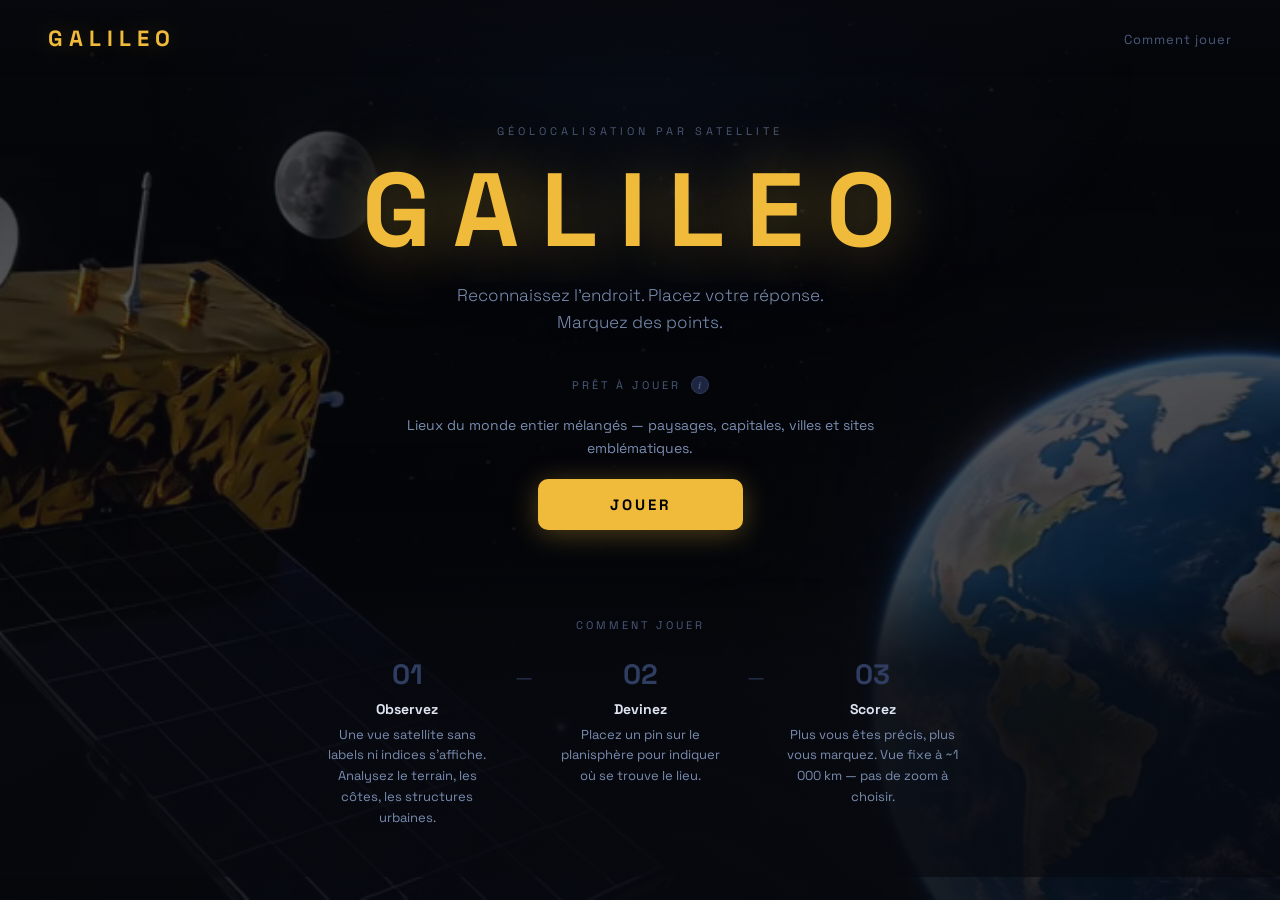
<file: index.html>
<!DOCTYPE html>
<html lang="fr">
<head>
  <meta charset="UTF-8" />
  <meta name="viewport" content="width=device-width, initial-scale=1.0" />
  <meta name="description" content="Galileo — Jeu de géolocalisation par satellite. Reconnaissez l'endroit, placez votre réponse, marquez des points." />
  <link rel="icon" type="image/png" href="FlaticonGalileo.png" />
  <title>Galileo — Géolocalisation par satellite</title>
  <link rel="stylesheet" href="css/style.css" />
  <link href="https://fonts.googleapis.com/css2?family=Space+Grotesk:wght@300;400;500;600;700&display=swap" rel="stylesheet" />
</head>
<body>

  <!-- Background video -->
  <video class="lp-bg-video" autoplay muted playsinline aria-hidden="true" id="bg-video">
    <source src="Video/bgvideo.webm" type="video/webm" />
    <source src="Video/bgvideo.mp4"  type="video/mp4"  />
  </video>

  <div class="lp-stars" aria-hidden="true"></div>
  <div class="lp-ambient" aria-hidden="true"></div>

  <div class="lp-wrap">

    <header class="lp-header">
      <div class="lp-logo">GALILEO</div>
      <nav class="lp-nav">
        <a href="#how-to-play">Comment jouer</a>
      </nav>
    </header>

    <main>

      <section class="lp-hero">
        <span class="lp-eyebrow">Géolocalisation par satellite</span>
        <h1 class="lp-title">GALILEO</h1>
        <p class="lp-tagline">
          Reconnaissez l'endroit. Placez votre réponse.<br>
          Marquez des points.
        </p>
      </section>

      <section class="lp-modes">
        <div style="display:flex; align-items:center; gap:10px;">
          <p class="lp-modes-label">Prêt à jouer</p>
          <span class="info-btn">i
            <span class="info-tooltip">
              Chaque partie = <strong>5 manches</strong>.<br>
              Vue satellite fixe à <strong>~1 000 km</strong>.<br>
              Max : <strong>1 000 pts</strong> par manche.
            </span>
          </span>
        </div>

        <p class="lp-modes-desc">
          Lieux du monde entier mélangés — paysages, capitales, villes et sites emblématiques.
        </p>

        <a class="btn-play" href="game.html">JOUER</a>
      </section>

      <section class="lp-how" id="how-to-play">
        <div class="how-inner">
          <p class="how-title">Comment jouer</p>
          <div class="how-steps">
            <div class="how-step">
              <div class="how-num">01</div>
              <div class="how-text">
                <strong>Observez</strong>
                Une vue satellite sans labels ni indices s'affiche. Analysez le terrain, les côtes, les structures urbaines.
              </div>
            </div>
            <div class="how-sep">—</div>
            <div class="how-step">
              <div class="how-num">02</div>
              <div class="how-text">
                <strong>Devinez</strong>
                Placez un pin sur le planisphère pour indiquer où se trouve le lieu.
              </div>
            </div>
            <div class="how-sep">—</div>
            <div class="how-step">
              <div class="how-num">03</div>
              <div class="how-text">
                <strong>Scorez</strong>
                Plus vous êtes précis, plus vous marquez. Vue fixe à ~1 000 km — pas de zoom à choisir.
              </div>
            </div>
          </div>
        </div>
      </section>

    </main>

  </div>

  <script>
    document.getElementById('bg-video').addEventListener('ended', function () {
      this.pause();
    });
  </script>

</body>
</html>
</file>
<file: css/style.css>
/* ═══════════════════════════════════════════════════
   VARIABLES & RESET
═══════════════════════════════════════════════════ */
:root {
  --bg:       #07090f;
  --surf:     #0d1120;
  --surf2:    #141929;
  --surf3:    #1d2540;
  --border:   #252f4a;
  --border2:  #2f3d60;
  --accent:   #f0bb3a;
  --accent-d: #c99620;
  --accent-l: #ffd35a;
  --blue:     #4a9eff;
  --green:    #3dd68c;
  --red:      #f47070;
  --text:     #dde3f0;
  --text2:    #7a8db0;
  --text3:    #4a5a7a;
}

*, *::before, *::after { box-sizing: border-box; margin: 0; padding: 0; }

html { scroll-behavior: smooth; }

body {
  font-family: 'Space Grotesk', sans-serif;
  background: var(--bg);
  color: var(--text);
  min-height: 100vh;
}

/* ═══════════════════════════════════════════════════
   LANDING PAGE — BACKGROUND VIDEO
═══════════════════════════════════════════════════ */
.lp-bg-video {
  position: fixed;
  inset: 0;
  width: 100%;
  height: 100%;
  object-fit: cover;
  z-index: 0;
  opacity: 0.55;
  filter: brightness(0.75) saturate(1.1);
}

/* ═══════════════════════════════════════════════════
   LANDING PAGE — STARS OVERLAY (subtilisé sur vidéo)
═══════════════════════════════════════════════════ */
.lp-stars {
  position: fixed;
  inset: 0;
  pointer-events: none;
  z-index: 1;
  overflow: hidden;
  opacity: 0.4;
}

.lp-stars::before,
.lp-stars::after {
  content: '';
  position: absolute;
  inset: 0;
  animation: starsDrift 60s linear infinite;
}

.lp-stars::before {
  background-image:
    radial-gradient(1px 1px at  8%  7%,  rgba(255,255,255,0.55) 0%, transparent 100%),
    radial-gradient(1px 1px at 18% 22%,  rgba(255,255,255,0.35) 0%, transparent 100%),
    radial-gradient(1px 1px at 32%  5%,  rgba(255,255,255,0.45) 0%, transparent 100%),
    radial-gradient(1px 1px at 45% 38%,  rgba(255,255,255,0.30) 0%, transparent 100%),
    radial-gradient(1px 1px at 58% 14%,  rgba(255,255,255,0.50) 0%, transparent 100%),
    radial-gradient(1px 1px at 70% 55%,  rgba(255,255,255,0.35) 0%, transparent 100%),
    radial-gradient(1px 1px at 82%  9%,  rgba(255,255,255,0.45) 0%, transparent 100%),
    radial-gradient(1px 1px at 92% 30%,  rgba(255,255,255,0.30) 0%, transparent 100%),
    radial-gradient(1px 1px at 12% 68%,  rgba(255,255,255,0.40) 0%, transparent 100%),
    radial-gradient(1px 1px at 25% 80%,  rgba(255,255,255,0.25) 0%, transparent 100%),
    radial-gradient(1px 1px at 38% 91%,  rgba(255,255,255,0.35) 0%, transparent 100%),
    radial-gradient(1px 1px at 55% 72%,  rgba(255,255,255,0.45) 0%, transparent 100%),
    radial-gradient(1px 1px at 75% 85%,  rgba(255,255,255,0.30) 0%, transparent 100%),
    radial-gradient(1px 1px at 88% 76%,  rgba(255,255,255,0.50) 0%, transparent 100%),
    radial-gradient(1.5px 1.5px at 50% 50%, rgba(255,255,255,0.60) 0%, transparent 100%);
}

.lp-stars::after {
  background-image:
    radial-gradient(1px 1px at  4% 45%,  rgba(255,255,255,0.30) 0%, transparent 100%),
    radial-gradient(1px 1px at 15% 35%,  rgba(255,255,255,0.20) 0%, transparent 100%),
    radial-gradient(1px 1px at 28% 60%,  rgba(255,255,255,0.35) 0%, transparent 100%),
    radial-gradient(1px 1px at 42% 18%,  rgba(255,255,255,0.25) 0%, transparent 100%),
    radial-gradient(1px 1px at 63% 42%,  rgba(255,255,255,0.30) 0%, transparent 100%),
    radial-gradient(1px 1px at 79% 23%,  rgba(255,255,255,0.20) 0%, transparent 100%),
    radial-gradient(1px 1px at 95% 58%,  rgba(255,255,255,0.35) 0%, transparent 100%),
    radial-gradient(1px 1px at  7% 88%,  rgba(255,255,255,0.25) 0%, transparent 100%),
    radial-gradient(1px 1px at 47% 95%,  rgba(255,255,255,0.30) 0%, transparent 100%),
    radial-gradient(1px 1px at 85% 92%,  rgba(255,255,255,0.20) 0%, transparent 100%);
  animation-duration: 90s;
  animation-direction: reverse;
}

@keyframes starsDrift {
  from { transform: translateY(0); }
  to   { transform: translateY(-40px); }
}

.lp-ambient {
  position: fixed;
  inset: 0;
  pointer-events: none;
  z-index: 1;
}

.lp-ambient::before {
  content: '';
  position: absolute;
  width: 80vw; height: 60vh;
  top: -20vh; left: 10vw;
  background: radial-gradient(ellipse at center,
    rgba(74,158,255,0.07) 0%, transparent 70%);
  animation: ambientPulse 8s ease-in-out infinite alternate;
}

.lp-ambient::after {
  content: '';
  position: absolute;
  width: 60vw; height: 50vh;
  bottom: -10vh; right: 0;
  background: radial-gradient(ellipse at center,
    rgba(240,187,58,0.05) 0%, transparent 70%);
  animation: ambientPulse 12s ease-in-out infinite alternate-reverse;
}

@keyframes ambientPulse {
  from { opacity: 0.6; transform: scale(1); }
  to   { opacity: 1;   transform: scale(1.15); }
}

/* ═══════════════════════════════════════════════════
   LANDING PAGE — LAYOUT
═══════════════════════════════════════════════════ */
.lp-wrap {
  position: relative;
  z-index: 2;
  min-height: 100vh;
  display: flex;
  flex-direction: column;
}

/* Dark gradient overlay — toujours entre la vidéo et le contenu */
.lp-wrap::before {
  content: '';
  position: fixed;
  inset: 0;
  z-index: -1;
  background:
    radial-gradient(ellipse 80% 60% at 50% 100%, rgba(7,9,15,0.80) 0%, transparent 70%),
    linear-gradient(to bottom, rgba(7,9,15,0.50) 0%, rgba(7,9,15,0.20) 40%, rgba(7,9,15,0.55) 100%);
  pointer-events: none;
}

/* ── Header ── */
.lp-header {
  display: flex;
  align-items: center;
  justify-content: space-between;
  padding: 24px 48px;
  flex-shrink: 0;
  background: linear-gradient(to bottom, rgba(7,9,15,0.70) 0%, transparent 100%);
}

.lp-logo {
  font-size: 22px;
  font-weight: 700;
  letter-spacing: 6px;
  color: var(--accent);
  text-shadow: 0 0 24px rgba(240,187,58,0.30);
}

.lp-nav a {
  font-size: 13px;
  color: var(--text3);
  text-decoration: none;
  letter-spacing: 1px;
  transition: color 0.2s;
}

.lp-nav a:hover { color: var(--text2); }

/* ── Hero ── */
.lp-hero {
  display: flex;
  flex-direction: column;
  align-items: center;
  text-align: center;
  padding: 48px 24px 40px;
  flex-shrink: 0;
}

.lp-eyebrow {
  font-size: 11px;
  text-transform: uppercase;
  letter-spacing: 4px;
  color: var(--text3);
  margin-bottom: 20px;
  text-shadow: 0 1px 8px rgba(0,0,0,0.8);
}

.lp-title {
  font-size: clamp(56px, 10vw, 104px);
  font-weight: 700;
  letter-spacing: clamp(10px, 2vw, 22px);
  color: var(--accent);
  line-height: 1;
  text-shadow:
    0 0 60px rgba(240,187,58,0.40),
    0 0 120px rgba(240,187,58,0.18);
  animation: titleBreath 5s ease-in-out infinite alternate;
}

@keyframes titleBreath {
  from { text-shadow: 0 0 60px rgba(240,187,58,0.40), 0 0 120px rgba(240,187,58,0.18); }
  to   { text-shadow: 0 0 80px rgba(240,187,58,0.60), 0 0 160px rgba(240,187,58,0.28); }
}

.lp-tagline {
  font-size: clamp(14px, 2vw, 17px);
  color: var(--text2);
  font-weight: 300;
  margin-top: 20px;
  line-height: 1.6;
  max-width: 480px;
  text-shadow: 0 1px 12px rgba(0,0,0,0.9);
}

/* ── Mode section ── */
.lp-modes {
  display: flex;
  flex-direction: column;
  align-items: center;
  gap: 20px;
  padding: 0 24px 48px;
}

.lp-modes-label {
  font-size: 11px;
  text-transform: uppercase;
  letter-spacing: 3px;
  color: var(--text3);
}

.lp-modes-desc {
  max-width: 480px;
  text-align: center;
  font-size: 14px;
  line-height: 1.6;
  color: var(--text2);
}

.modes-grid {
  display: grid;
  grid-template-columns: repeat(2, 1fr);
  gap: 12px;
  width: 100%;
  max-width: 680px;
}

.modes-grid--many {
  grid-template-columns: repeat(auto-fill, minmax(240px, 1fr));
}

/* ── Mode card ── */
.mode-card {
  background: var(--surf);
  border: 1px solid var(--border);
  border-radius: 14px;
  padding: 22px 20px;
  cursor: pointer;
  text-align: left;
  font-family: inherit;
  position: relative;
  overflow: hidden;
  transition: border-color 0.2s, background 0.2s, transform 0.2s, box-shadow 0.2s;
  display: flex;
  flex-direction: column;
  gap: 6px;
}

.mode-card::after {
  content: '';
  position: absolute;
  inset: 0;
  background: linear-gradient(135deg, rgba(240,187,58,0.04) 0%, transparent 60%);
  opacity: 0;
  transition: opacity 0.2s;
  pointer-events: none;
}

.mode-card:hover { border-color: var(--border2); transform: translateY(-3px); box-shadow: 0 8px 32px rgba(0,0,0,0.4); }
.mode-card:hover::after { opacity: 1; }

.mode-card.sel {
  border-color: var(--accent);
  background: rgba(240,187,58,0.06);
  box-shadow: 0 0 0 1px rgba(240,187,58,0.15), 0 8px 32px rgba(240,187,58,0.10);
}

.mode-card.sel::after { opacity: 1; }

.mc-tag {
  font-size: 10px;
  text-transform: uppercase;
  letter-spacing: 2px;
  padding: 3px 8px;
  border-radius: 4px;
  background: var(--surf3);
  color: var(--text3);
  border: 1px solid var(--border);
  width: fit-content;
  transition: all 0.2s;
}

.mode-card.sel .mc-tag {
  background: rgba(240,187,58,0.12);
  color: var(--accent-d);
  border-color: rgba(240,187,58,0.28);
}

.mc-name {
  font-size: 18px;
  font-weight: 700;
  color: var(--text);
  margin-top: 2px;
  transition: color 0.2s;
}

.mode-card.sel .mc-name { color: var(--accent); }

.mc-desc {
  font-size: 13px;
  color: var(--text2);
  line-height: 1.5;
}

.mc-count {
  font-size: 11px;
  color: var(--text3);
  margin-top: 4px;
  letter-spacing: 0.5px;
}

/* ── Play button ── */
.btn-play {
  display: inline-block;
  padding: 16px 72px;
  background: var(--accent);
  color: #000;
  border: none;
  border-radius: 10px;
  font-size: 15px;
  font-weight: 700;
  letter-spacing: 3px;
  text-transform: uppercase;
  text-decoration: none;
  cursor: pointer;
  font-family: inherit;
  transition: all 0.2s;
  box-shadow: 0 4px 28px rgba(240,187,58,0.32);
}

.btn-play:hover {
  background: var(--accent-l);
  box-shadow: 0 6px 40px rgba(240,187,58,0.50);
  transform: translateY(-2px);
}

/* ── How to play ── */
.lp-how {
  padding: 40px 24px 48px;
  margin-top: auto;
  background: linear-gradient(to bottom, transparent 0%, rgba(7,9,15,0.65) 30%);
}

.how-inner {
  max-width: 680px;
  margin: 0 auto;
}

.how-title {
  font-size: 11px;
  text-transform: uppercase;
  letter-spacing: 3px;
  color: var(--text3);
  text-align: center;
  margin-bottom: 28px;
}

.how-steps {
  display: flex;
  align-items: flex-start;
  gap: 0;
}

.how-step {
  flex: 1;
  display: flex;
  flex-direction: column;
  align-items: center;
  text-align: center;
  padding: 0 20px;
  gap: 10px;
}

.how-num {
  font-size: 28px;
  font-weight: 700;
  color: var(--border2);
  line-height: 1;
}

.how-text {
  font-size: 13px;
  color: var(--text2);
  line-height: 1.6;
}

.how-text strong { color: var(--text); display: block; margin-bottom: 4px; font-size: 14px; }

.how-sep {
  color: var(--border);
  font-size: 20px;
  padding-top: 4px;
  flex-shrink: 0;
}

/* ═══════════════════════════════════════════════════
   GAME PAGE — LAYOUT
═══════════════════════════════════════════════════ */
body.game-page {
  overflow: hidden;
  height: 100vh;
  display: flex;
  flex-direction: column;
}

/* ── Game header ── */
.game-header {
  display: flex;
  align-items: center;
  justify-content: space-between;
  padding: 0 20px;
  height: 52px;
  background: var(--surf);
  border-bottom: 1px solid var(--border);
  flex-shrink: 0;
  z-index: 100;
}

.gh-left { display: flex; align-items: center; gap: 14px; }

.gh-back {
  display: flex;
  align-items: center;
  gap: 6px;
  text-decoration: none;
  color: var(--text3);
  font-size: 13px;
  transition: color 0.2s;
  padding: 4px 8px 4px 0;
  border-right: 1px solid var(--border);
  margin-right: 2px;
}

.gh-back:hover { color: var(--text2); }
.gh-back svg { flex-shrink: 0; }

.gh-logo { font-size: 18px; font-weight: 700; letter-spacing: 5px; color: var(--accent); }

.gh-center { display: flex; flex-direction: column; align-items: center; gap: 4px; }

.round-dots { display: flex; gap: 7px; }

.rd {
  width: 9px; height: 9px;
  border-radius: 50%;
  background: var(--border);
  transition: background 0.3s, box-shadow 0.3s;
}

.rd.done    { background: var(--accent-d); }
.rd.current { background: var(--accent); box-shadow: 0 0 8px rgba(240,187,58,0.6); }

.round-lbl { font-size: 12px; color: var(--text2); }

.gh-right { display: flex; align-items: center; gap: 14px; }

.mult-tag {
  font-size: 17px; font-weight: 700;
  color: var(--accent);
  background: rgba(240,187,58,0.10);
  border: 1px solid rgba(240,187,58,0.30);
  border-radius: 7px;
  padding: 3px 11px;
  min-width: 52px; text-align: center;
  transition: color 0.3s, background 0.3s, border-color 0.3s;
}

.mult-tag.drop { animation: multDrop 0.65s ease forwards; }

@keyframes multDrop {
  0%,30% {
    color: var(--red);
    background: rgba(244,112,112,0.15);
    border-color: rgba(244,112,112,0.45);
    transform: scale(1.15);
  }
  100% {
    color: var(--accent);
    background: rgba(240,187,58,0.10);
    border-color: rgba(240,187,58,0.30);
    transform: scale(1);
  }
}

.gh-score { font-size: 13px; color: var(--text2); }
.gh-score strong { color: var(--accent); font-weight: 600; }

/* ── Game container ── */
#game {
  display: flex;
  flex-direction: column;
  flex: 1;
  min-height: 0;
}

/* ── Game body ── */
.game-body { display: flex; flex: 1; min-height: 0; }

.sat-panel, .guess-panel { flex: 1; position: relative; min-width: 0; }
.sat-panel { border-right: 2px solid var(--border); }

#sat-map, #guess-map { position: absolute; inset: 0; }

.map-badge {
  position: absolute; top: 12px; left: 12px;
  background: rgba(7,9,15,0.80); border: 1px solid var(--border);
  border-radius: 6px; padding: 5px 11px;
  font-size: 11px; color: var(--text2);
  text-transform: uppercase; letter-spacing: 1.5px;
  z-index: 500; pointer-events: none; backdrop-filter: blur(6px);
}

/* ── Satellite controls stack (époque + zoom) ── */
.sat-stack {
  position: absolute;
  bottom: 14px;
  left: 50%;
  transform: translateX(-50%);
  z-index: 500;
  display: flex;
  flex-direction: column;
  align-items: center;
  gap: 8px;
  max-width: calc(100% - 20px);
}

/* ── Zoom switcher ── */
#zoom-sw {
  display: flex; flex-wrap: wrap; justify-content: center; gap: 5px;
  background: rgba(7,9,15,0.84); border: 1px solid var(--border);
  border-radius: 10px; padding: 5px; backdrop-filter: blur(10px);
}

.zsw {
  display: flex; flex-direction: column; align-items: center;
  padding: 8px 11px; border-radius: 7px;
  border: 1px solid transparent; background: transparent;
  font-family: inherit; cursor: pointer;
  transition: all 0.15s; gap: 3px; min-width: 54px;
}

.zsw-mult { font-size: 14px; font-weight: 700; color: var(--accent); line-height: 1; }
.zsw-km   { font-size: 10px; color: var(--text3); text-transform: uppercase; letter-spacing: 0.5px; }

.zsw:hover           { background: var(--surf2); border-color: var(--border); }
.zsw:hover .zsw-km   { color: var(--text2); }
.zsw.active          { background: var(--surf3); border-color: var(--accent); }
.zsw.active .zsw-km  { color: var(--text2); }
.zsw.costly          { opacity: 0.80; }
.zsw.costly .zsw-mult{ color: var(--red); }
.zsw.costly .zsw-km  { color: rgba(244,112,112,0.55); }
.zsw.costly:hover    { border-color: rgba(244,112,112,0.35); }

/* ── Timeline era switcher (mode chronologie, sans impact multiplicateur) ── */
#era-sw {
  display: none;
  flex-wrap: wrap; justify-content: center;
  gap: 4px;
  background: rgba(7,9,15,0.84); border: 1px solid var(--border);
  border-radius: 10px; padding: 5px; backdrop-filter: blur(10px);
}

#era-sw:not([hidden]) {
  display: flex;
}

.esw {
  display: flex; flex-direction: column; align-items: center;
  padding: 6px 8px; border-radius: 7px;
  border: 1px solid transparent; background: transparent;
  font-family: inherit; cursor: pointer;
  transition: all 0.15s; gap: 1px; min-width: 52px;
}

.esw-lbl  { font-size: 12px; font-weight: 600; color: var(--text); line-height: 1.1; }
.esw-sub  { font-size: 9px; color: var(--text3); letter-spacing: 0.3px; }

.esw:hover          { background: var(--surf2); border-color: var(--border); }
.esw:hover .esw-sub { color: var(--text2); }
.esw.active         { background: var(--surf3); border-color: var(--accent); }

/* ── Hint button ── */
#hint-btn {
  position: absolute; bottom: 20px; left: 16px;
  z-index: 500; padding: 10px 14px;
  background: rgba(7,9,15,0.82); color: var(--text2);
  border: 1px solid var(--border);
  border-radius: 8px; font-size: 11px; font-weight: 600;
  letter-spacing: 1.5px; text-transform: uppercase;
  cursor: pointer; font-family: inherit; transition: all 0.18s;
  backdrop-filter: blur(8px);
  display: flex; align-items: center; gap: 7px;
}

#hint-btn:hover {
  border-color: var(--border2);
  color: var(--text);
  background: rgba(13,17,32,0.90);
}

#hint-btn.used {
  opacity: 0.45;
  pointer-events: none;
  cursor: default;
}

/* ── Confirm button ── */
#confirm-btn {
  position: absolute; bottom: 20px; left: 50%; transform: translateX(-50%);
  z-index: 500; padding: 13px 36px;
  background: var(--accent); color: #000; border: none;
  border-radius: 8px; font-size: 13px; font-weight: 700;
  letter-spacing: 2.5px; text-transform: uppercase;
  cursor: pointer; font-family: inherit; transition: all 0.18s;
  box-shadow: 0 4px 20px rgba(240,187,58,0.35);
  opacity: 0.35; pointer-events: none;
}

#confirm-btn.on { opacity: 1; pointer-events: all; }
#confirm-btn.on:hover {
  background: var(--accent-l);
  transform: translateX(-50%) translateY(-2px);
}

/* ── Marker icons ── */
.pin-guess  { width: 16px; height: 16px; border-radius: 50%; background: var(--blue);  border: 2.5px solid #fff; box-shadow: 0 0 0 3px rgba(74,158,255,0.25),  0 2px 8px rgba(0,0,0,0.6); }
.pin-target { width: 16px; height: 16px; border-radius: 50%; background: var(--green); border: 2.5px solid #fff; box-shadow: 0 0 0 3px rgba(61,214,140,0.25), 0 2px 8px rgba(0,0,0,0.6); }

/* ═══════════════════════════════════════════════════
   ROUND OVERLAY
═══════════════════════════════════════════════════ */
#round-overlay {
  display: none;
  position: fixed; inset: 0;
  background: rgba(7,9,15,0.84); z-index: 1000;
  align-items: center; justify-content: center;
  backdrop-filter: blur(6px);
}

#round-overlay.on { display: flex; }

.ov-card {
  background: var(--surf); border: 1px solid var(--border);
  border-radius: 16px; padding: 28px; width: 680px; max-width: 92vw;
  display: flex; flex-direction: column; gap: 20px;
  animation: slideUp 0.25s ease;
}

@keyframes slideUp {
  from { opacity: 0; transform: translateY(18px); }
  to   { opacity: 1; transform: translateY(0); }
}

.ov-head { display: flex; justify-content: space-between; align-items: flex-end; }

.ov-title { font-size: 11px; text-transform: uppercase; letter-spacing: 2px; color: var(--text3); }
.ov-round { font-size: 26px; font-weight: 700; margin-top: 4px; }
.ov-loc   { font-size: 13px; color: var(--text2); text-align: right; max-width: 220px; }

.ov-stats { display: flex; gap: 10px; }

.stat {
  flex: 1; background: var(--surf2); border: 1px solid var(--border);
  border-radius: 10px; padding: 14px 10px; text-align: center;
}

.stat .val { font-size: 26px; font-weight: 700; color: var(--accent); line-height: 1; }
.stat .lbl { font-size: 10px; text-transform: uppercase; letter-spacing: 1.5px; color: var(--text3); margin-top: 5px; }

.stat.blue  .val { color: var(--blue); }
.stat.green .val { color: var(--green); }
.stat.dim   .val { color: var(--text2); }

#ov-map-wrap {
  height: 200px; border-radius: 10px;
  overflow: hidden; border: 1px solid var(--border);
}

.ov-legend { display: flex; gap: 20px; justify-content: center; }

.leg-item { display: flex; align-items: center; gap: 7px; font-size: 12px; color: var(--text2); }
.leg-dot  { width: 11px; height: 11px; border-radius: 50%; border: 2px solid #fff; }
.leg-dot.blue  { background: var(--blue); }
.leg-dot.green { background: var(--green); }

#btn-next {
  padding: 14px; background: var(--accent); color: #000;
  border: none; border-radius: 8px; font-size: 13px; font-weight: 700;
  letter-spacing: 2.5px; text-transform: uppercase;
  cursor: pointer; font-family: inherit; transition: all 0.18s;
}

#btn-next:hover { background: var(--accent-l); }

/* ═══════════════════════════════════════════════════
   RESULT SCREEN
═══════════════════════════════════════════════════ */
#result {
  display: none;
  position: fixed; inset: 0;
  background:
    radial-gradient(ellipse 70% 40% at 50% 0%, rgba(74,158,255,0.08) 0%, transparent 60%),
    var(--bg);
  z-index: 900;
  overflow-y: auto;
  flex-direction: column;
  align-items: center;
  padding: 48px 24px 64px;
  gap: 32px;
}

#result.on { display: flex; }

.res-header { text-align: center; }
.res-logo   { font-size: 28px; font-weight: 700; letter-spacing: 10px; color: var(--accent); }
.res-sub    { font-size: 15px; color: var(--text2); margin-top: 6px; font-weight: 300; }

.res-mode-tag {
  display: inline-block; margin-top: 10px;
  font-size: 11px; text-transform: uppercase; letter-spacing: 2px;
  padding: 4px 12px; border-radius: 20px;
  background: rgba(240,187,58,0.10); color: var(--accent-d);
  border: 1px solid rgba(240,187,58,0.25);
}

.res-main { display: flex; gap: 16px; }

.res-stat {
  background: var(--surf); border: 1px solid var(--border);
  border-radius: 14px; padding: 28px 44px; text-align: center;
}

.res-stat .val { font-size: 52px; font-weight: 700; color: var(--accent); line-height: 1; }
.res-stat .lbl { font-size: 11px; text-transform: uppercase; letter-spacing: 1.5px; color: var(--text2); margin-top: 8px; }

.res-breakdown { width: 100%; max-width: 680px; }

.res-breakdown h3 {
  font-size: 11px; text-transform: uppercase;
  letter-spacing: 2.5px; color: var(--text3); margin-bottom: 10px;
}

.rr-row {
  display: flex; align-items: center; gap: 12px;
  padding: 13px 16px;
  background: var(--surf); border: 1px solid var(--border);
  border-radius: 9px; margin-bottom: 8px;
}

.rr-n    { width: 26px; height: 26px; border-radius: 50%; background: var(--surf3); border: 1px solid var(--border); display: flex; align-items: center; justify-content: center; font-size: 12px; font-weight: 600; flex-shrink: 0; }
.rr-sc   { font-size: 17px; font-weight: 700; color: var(--accent); width: 86px; flex-shrink: 0; }
.rr-km   { font-size: 13px; color: var(--text2); width: 78px; flex-shrink: 0; }
.rr-mult { font-size: 13px; font-weight: 700; width: 34px; flex-shrink: 0; text-align: center; }

.rr-bar-wrap { flex: 1; height: 5px; background: var(--surf3); border-radius: 3px; overflow: hidden; }
.rr-bar      { height: 100%; background: var(--accent); border-radius: 3px; width: 0; transition: width 0.7s cubic-bezier(0.4,0,0.2,1); }

.res-actions { display: flex; gap: 12px; }

.btn-replay {
  padding: 15px 48px; background: var(--accent); color: #000;
  border: none; border-radius: 10px; font-size: 14px; font-weight: 700;
  letter-spacing: 2.5px; text-transform: uppercase;
  cursor: pointer; font-family: inherit; transition: all 0.18s;
  box-shadow: 0 4px 28px rgba(240,187,58,0.28);
}

.btn-replay:hover { background: var(--accent-l); transform: translateY(-2px); }

.btn-home {
  padding: 15px 28px;
  background: transparent; color: var(--text2);
  border: 1px solid var(--border); border-radius: 10px;
  font-size: 14px; font-weight: 600; letter-spacing: 1px;
  cursor: pointer; font-family: inherit; transition: all 0.18s;
  text-decoration: none; display: flex; align-items: center;
}

.btn-home:hover { border-color: var(--border2); color: var(--text); }

/* ═══════════════════════════════════════════════════
   INFO TOOLTIP
═══════════════════════════════════════════════════ */
.info-btn {
  width: 18px; height: 18px; border-radius: 50%;
  background: var(--surf3); border: 1px solid var(--border2);
  color: var(--text3); font-size: 11px; font-style: italic; font-weight: 600;
  display: inline-flex; align-items: center; justify-content: center;
  cursor: default; position: relative; flex-shrink: 0;
  font-family: Georgia, serif;
}

.info-btn:hover { border-color: var(--accent); color: var(--accent); }

.info-tooltip {
  display: none;
  position: absolute;
  bottom: calc(100% + 10px);
  right: 0;
  background: var(--surf3);
  border: 1px solid var(--border2);
  border-radius: 10px;
  padding: 12px 16px;
  width: 300px;
  font-size: 12px; font-style: normal;
  font-family: 'Space Grotesk', sans-serif;
  color: var(--text2); line-height: 1.7;
  white-space: normal; pointer-events: none; z-index: 50;
  box-shadow: 0 8px 24px rgba(0,0,0,0.5);
}

.info-tooltip strong { color: var(--accent); }

.info-tooltip::after {
  content: '';
  position: absolute; bottom: -6px; right: 5px;
  width: 10px; height: 10px;
  background: var(--surf3);
  border-right: 1px solid var(--border2);
  border-bottom: 1px solid var(--border2);
  transform: rotate(45deg);
}

.info-btn:hover .info-tooltip { display: block; }

/* ═══════════════════════════════════════════════════
   LEAFLET OVERRIDES
═══════════════════════════════════════════════════ */
.leaflet-control-attribution { display: none !important; }

.leaflet-control-zoom {
  border: 1px solid var(--border) !important;
  box-shadow: none !important;
  border-radius: 8px !important;
  overflow: hidden;
}

.leaflet-control-zoom a {
  background: var(--surf2) !important;
  color: var(--text) !important;
  border-color: var(--border) !important;
  line-height: 26px !important;
}

.leaflet-control-zoom a:hover { background: var(--surf3) !important; }

/* ── Hint tooltip ── */
.leaflet-tooltip.hint-tooltip {
  background: var(--surf3);
  border: 1px solid var(--border2);
  color: var(--text);
  font-family: 'Space Grotesk', sans-serif;
  font-size: 12px;
  font-weight: 500;
  padding: 5px 10px;
  border-radius: 6px;
  box-shadow: 0 4px 14px rgba(0,0,0,0.55);
  white-space: nowrap;
}

.leaflet-tooltip-top.hint-tooltip::before {
  border-top-color: var(--border2);
}
</file>
